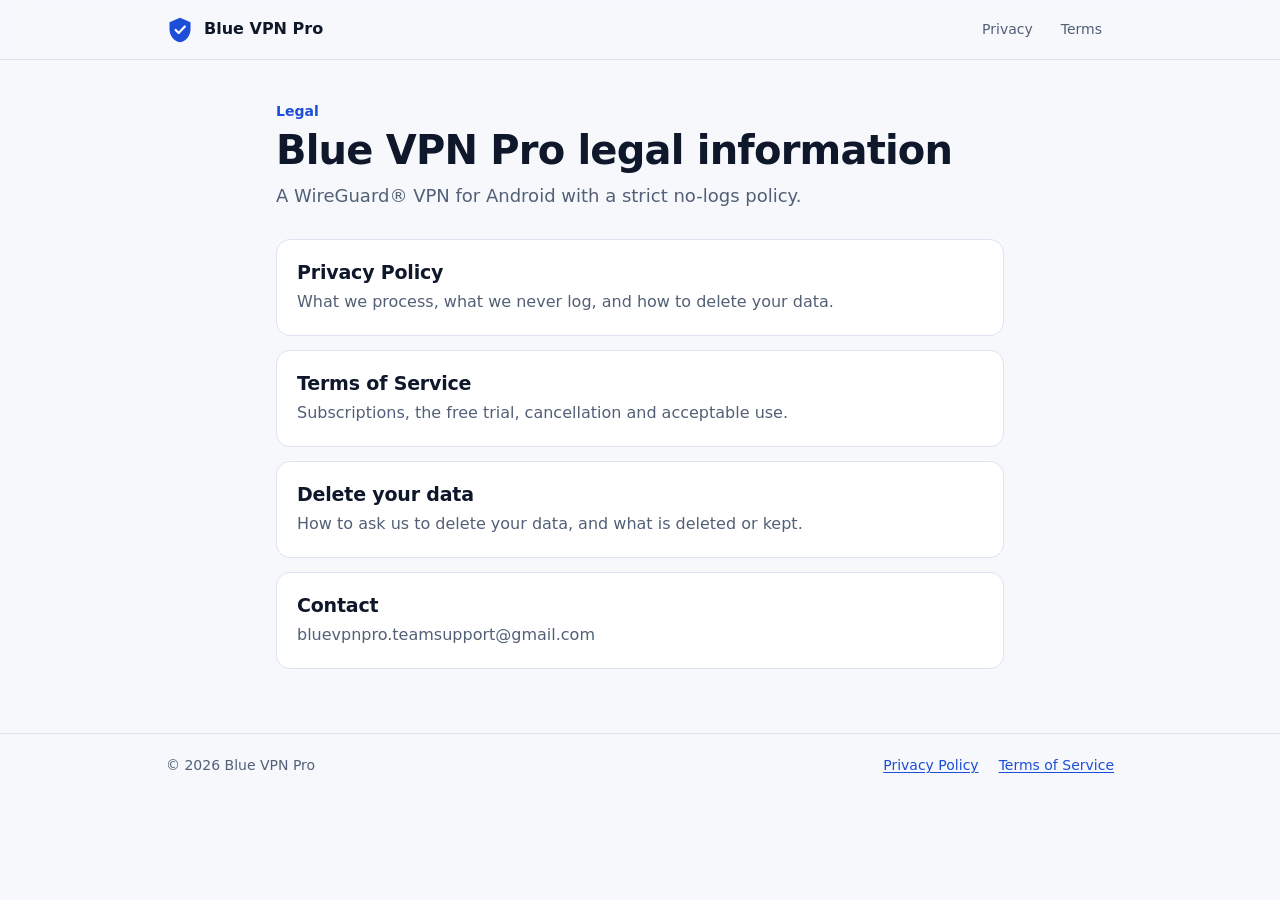
<file: index.html>
<!doctype html>
<html lang="en">
<head>
  <meta charset="utf-8">
  <meta name="viewport" content="width=device-width, initial-scale=1">
  <title>Blue VPN Pro Legal</title>
  <meta name="description" content="Privacy Policy and Terms of Service for Blue VPN Pro.">
  <link rel="stylesheet" href="styles.css">
</head>
<body>
<header class="site-header">
  <div class="inner">
    <a class="brand" href="index.html">
      <svg viewBox="0 0 32 32" aria-hidden="true"><path d="M16 2 4 7v8c0 7.4 5.1 13.6 12 15 6.9-1.4 12-7.6 12-15V7z" fill="#1d4ed8"/><path d="m11 16 3.5 3.5L21.5 12" fill="none" stroke="#fff" stroke-width="2.6" stroke-linecap="round" stroke-linejoin="round"/></svg>
      Blue VPN Pro
    </a>
    <nav class="site-nav" aria-label="Legal">
      <a href="privacy-policy.html">Privacy</a>
      <a href="terms.html">Terms</a>
    </nav>
  </div>
</header>

<main class="page single">
  <div>
    <p class="eyebrow">Legal</p>
    <h1>Blue VPN Pro legal information</h1>
    <p class="lead">A WireGuard® VPN for Android with a strict no-logs policy.</p>

    <div class="cards">
      <a class="card" href="privacy-policy.html">
        <h2>Privacy Policy</h2>
        <p>What we process, what we never log, and how to delete your data.</p>
      </a>
      <a class="card" href="terms.html">
        <h2>Terms of Service</h2>
        <p>Subscriptions, the free trial, cancellation and acceptable use.</p>
      </a>
      <a class="card" href="delete-data.html">
        <h2>Delete your data</h2>
        <p>How to ask us to delete your data, and what is deleted or kept.</p>
      </a>
      <a class="card" href="mailto:bluevpnpro.teamsupport@gmail.com">
        <h2>Contact</h2>
        <p>bluevpnpro.teamsupport@gmail.com</p>
      </a>
    </div>
  </div>
</main>

<footer class="site-footer">
  <div class="inner">
    <span>© 2026 Blue VPN Pro</span>
    <a href="privacy-policy.html">Privacy Policy</a>
    <a href="terms.html">Terms of Service</a>
  </div>
</footer>
</body>
</html>
</file>
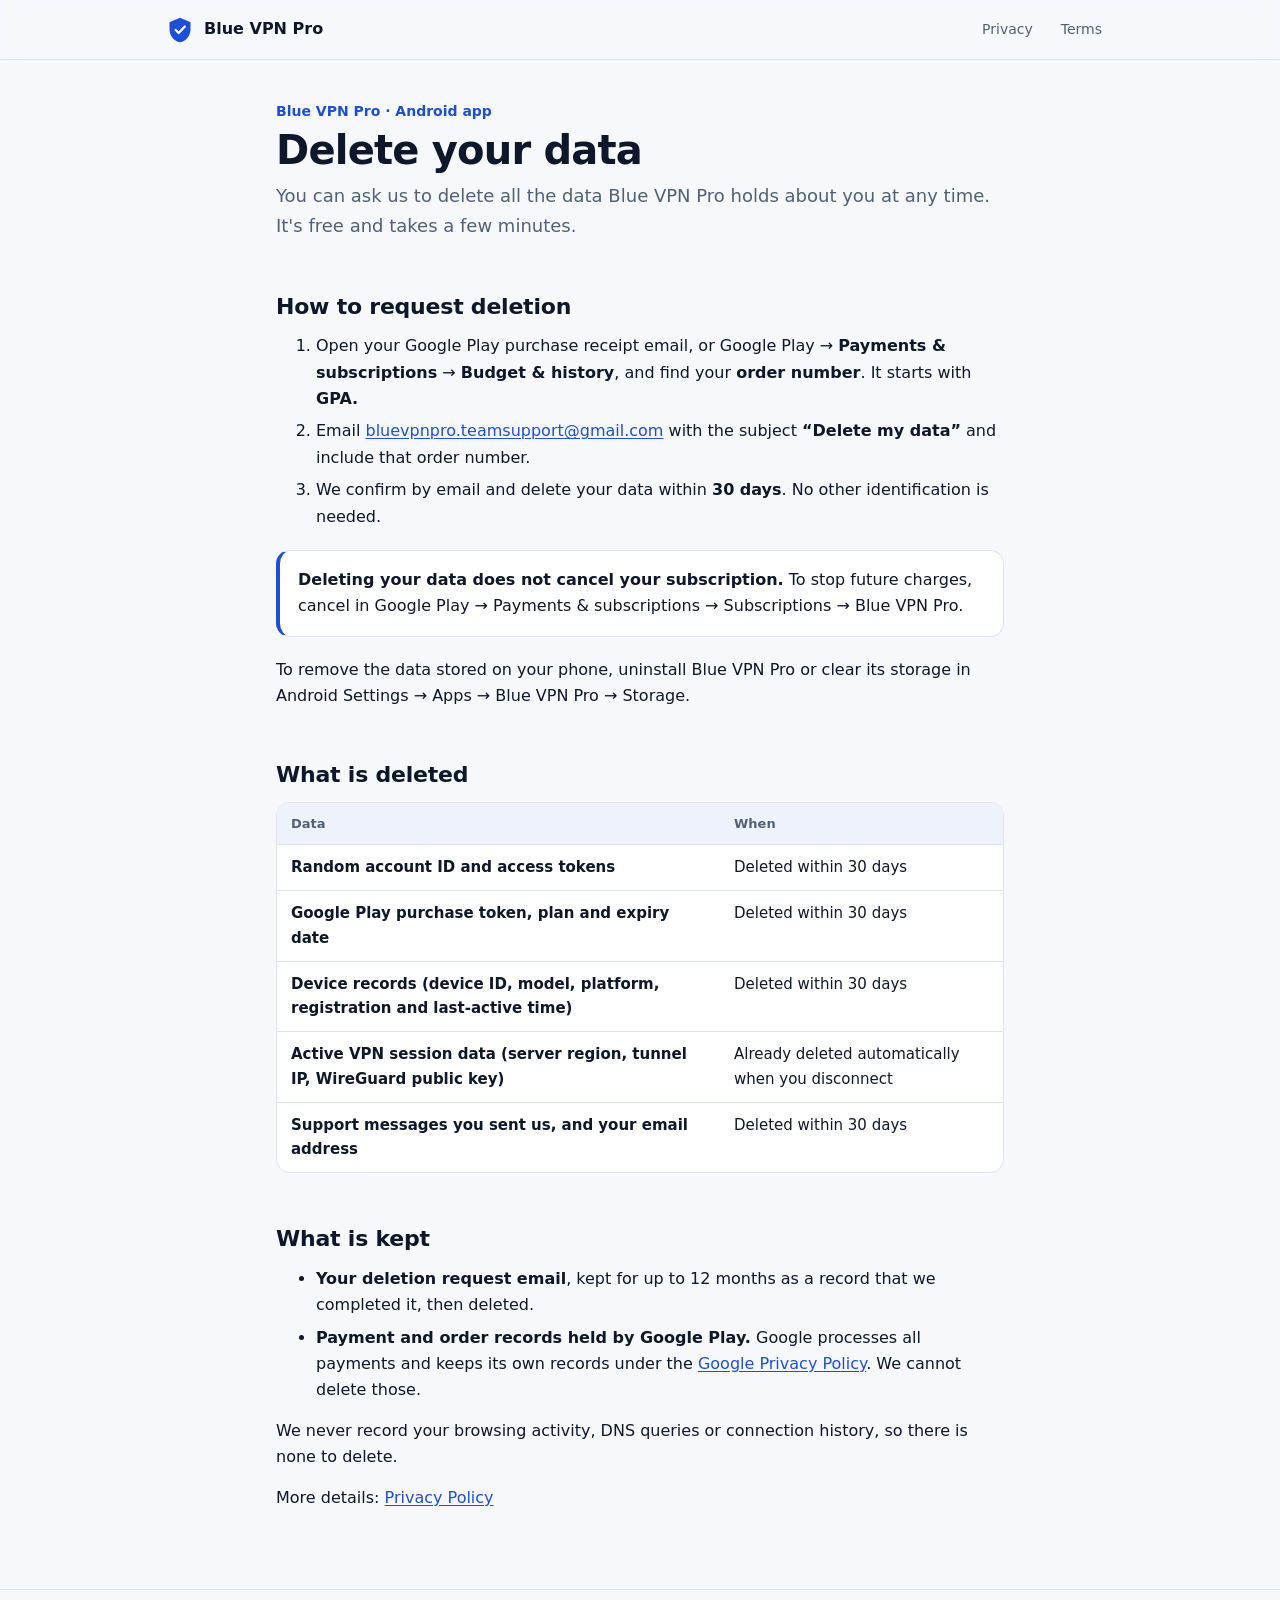
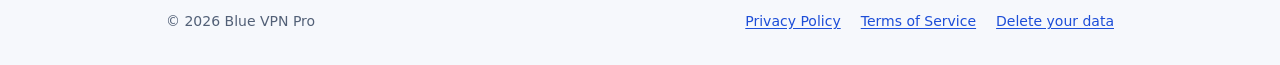
<file: delete-data.html>
<!doctype html>
<html lang="en">
<head>
  <meta charset="utf-8">
  <meta name="viewport" content="width=device-width, initial-scale=1">
  <title>Delete Your Data</title>
  <meta name="description" content="How to ask Blue VPN Pro to delete your data, and what is deleted or kept.">
  <link rel="stylesheet" href="styles.css">
</head>
<body>
<header class="site-header">
  <div class="inner">
    <a class="brand" href="index.html">
      <svg viewBox="0 0 32 32" aria-hidden="true"><path d="M16 2 4 7v8c0 7.4 5.1 13.6 12 15 6.9-1.4 12-7.6 12-15V7z" fill="#1d4ed8"/><path d="m11 16 3.5 3.5L21.5 12" fill="none" stroke="#fff" stroke-width="2.6" stroke-linecap="round" stroke-linejoin="round"/></svg>
      Blue VPN Pro
    </a>
    <nav class="site-nav" aria-label="Legal">
      <a href="privacy-policy.html">Privacy</a>
      <a href="terms.html">Terms</a>
    </nav>
  </div>
</header>

<main class="page single">
  <div>
    <p class="eyebrow">Blue VPN Pro · Android app</p>
    <h1>Delete your data</h1>
    <p class="lead">You can ask us to delete all the data Blue VPN Pro holds about you at any time. It's free and takes a few minutes.</p>

    <h2>How to request deletion</h2>
    <ol>
      <li>Open your Google Play purchase receipt email, or Google Play → <strong>Payments &amp; subscriptions</strong> → <strong>Budget &amp; history</strong>, and find your <strong>order number</strong>. It starts with <strong>GPA.</strong></li>
      <li>Email <a href="mailto:bluevpnpro.teamsupport@gmail.com?subject=Delete%20my%20Blue%20VPN%20Pro%20data">bluevpnpro.teamsupport@gmail.com</a> with the subject <strong>“Delete my data”</strong> and include that order number.</li>
      <li>We confirm by email and delete your data within <strong>30 days</strong>. No other identification is needed.</li>
    </ol>

    <div class="callout">
      <p><strong>Deleting your data does not cancel your subscription.</strong> To stop future charges, cancel in Google Play → Payments &amp; subscriptions → Subscriptions → Blue VPN Pro.</p>
    </div>

    <p>To remove the data stored on your phone, uninstall Blue VPN Pro or clear its storage in Android Settings → Apps → Blue VPN Pro → Storage.</p>

    <h2>What is deleted</h2>
    <div class="table-wrap"><table>
      <thead><tr><th>Data</th><th>When</th></tr></thead>
      <tbody>
        <tr><td>Random account ID and access tokens</td><td>Deleted within 30 days</td></tr>
        <tr><td>Google Play purchase token, plan and expiry date</td><td>Deleted within 30 days</td></tr>
        <tr><td>Device records (device ID, model, platform, registration and last-active time)</td><td>Deleted within 30 days</td></tr>
        <tr><td>Active VPN session data (server region, tunnel IP, WireGuard public key)</td><td>Already deleted automatically when you disconnect</td></tr>
        <tr><td>Support messages you sent us, and your email address</td><td>Deleted within 30 days</td></tr>
      </tbody>
    </table></div>

    <h2>What is kept</h2>
    <ul>
      <li><strong>Your deletion request email</strong>, kept for up to 12 months as a record that we completed it, then deleted.</li>
      <li><strong>Payment and order records held by Google Play.</strong> Google processes all payments and keeps its own records under the <a href="https://policies.google.com/privacy">Google Privacy Policy</a>. We cannot delete those.</li>
    </ul>
    <p>We never record your browsing activity, DNS queries or connection history, so there is none to delete.</p>

    <p>More details: <a href="privacy-policy.html">Privacy Policy</a></p>
  </div>
</main>

<footer class="site-footer">
  <div class="inner">
    <span>© 2026 Blue VPN Pro</span>
    <a href="privacy-policy.html">Privacy Policy</a>
    <a href="terms.html">Terms of Service</a>
    <a href="delete-data.html">Delete your data</a>
  </div>
</footer>
</body>
</html>
</file>
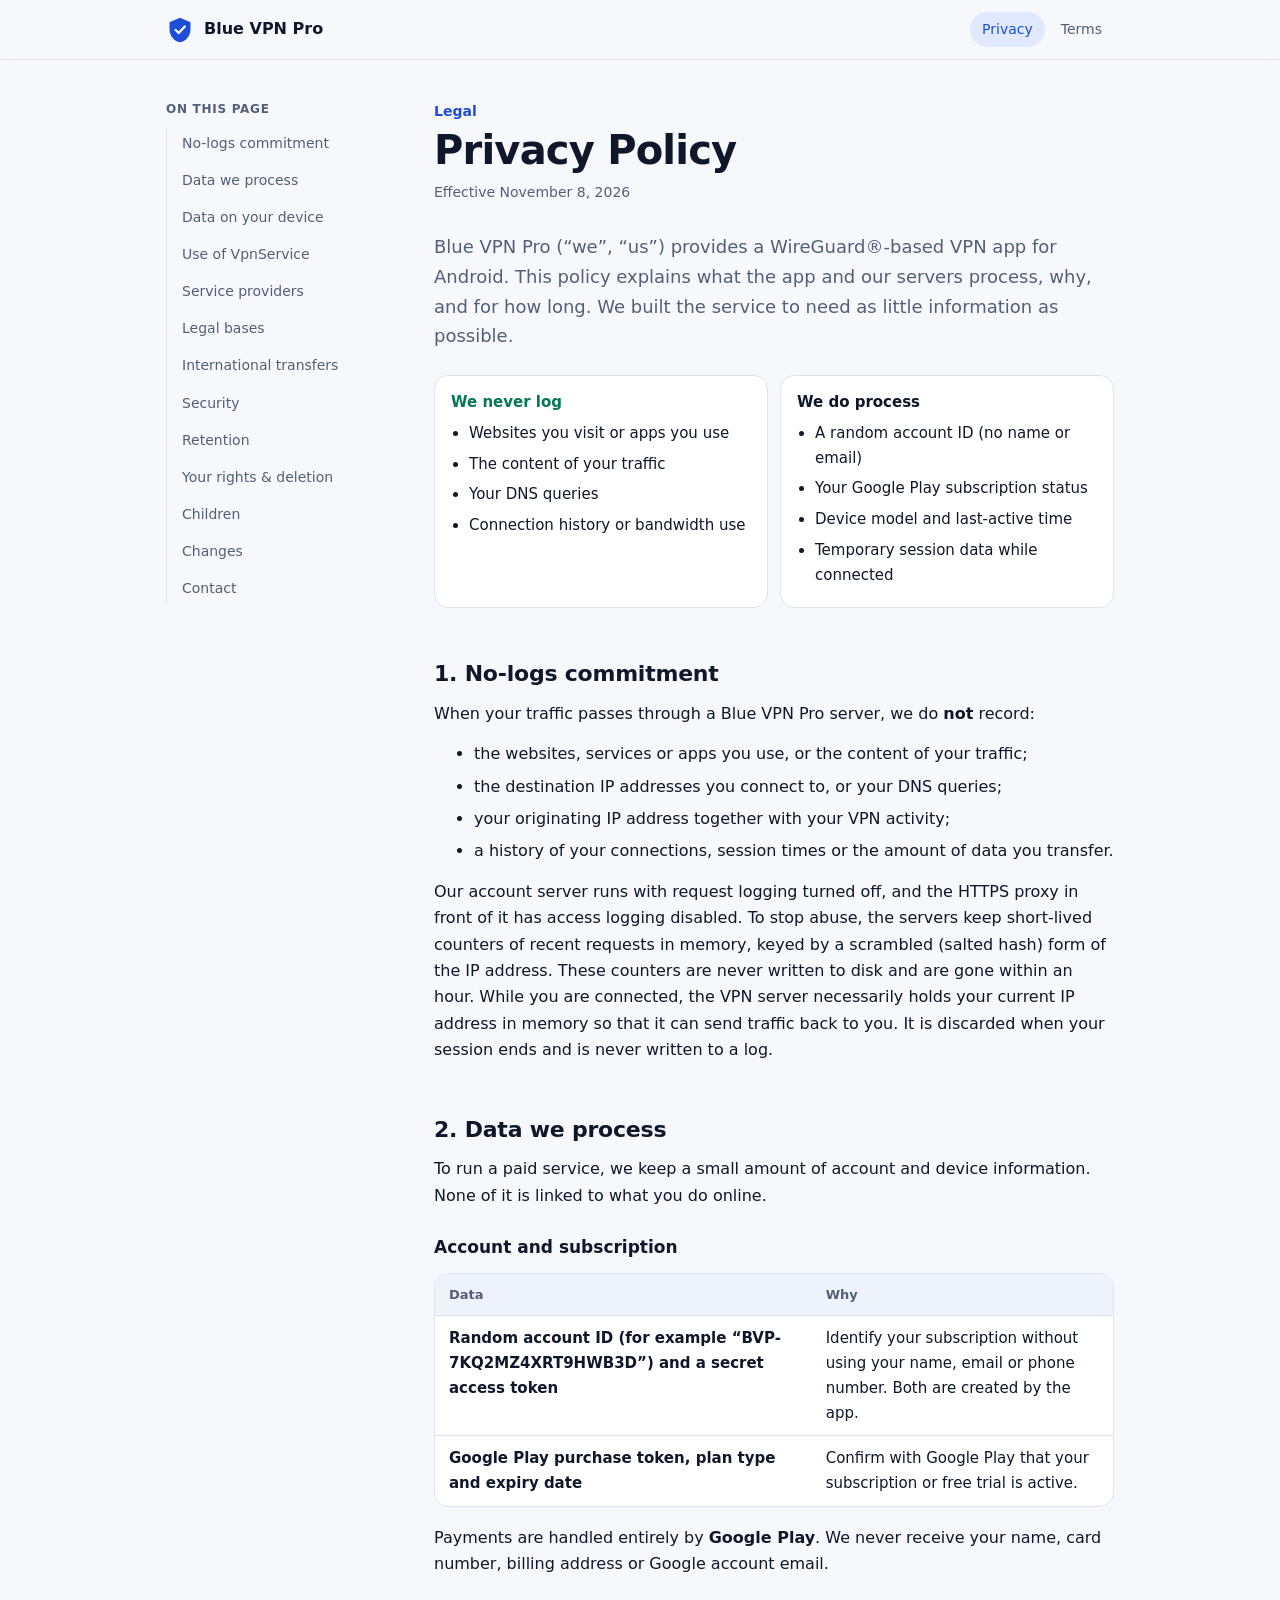
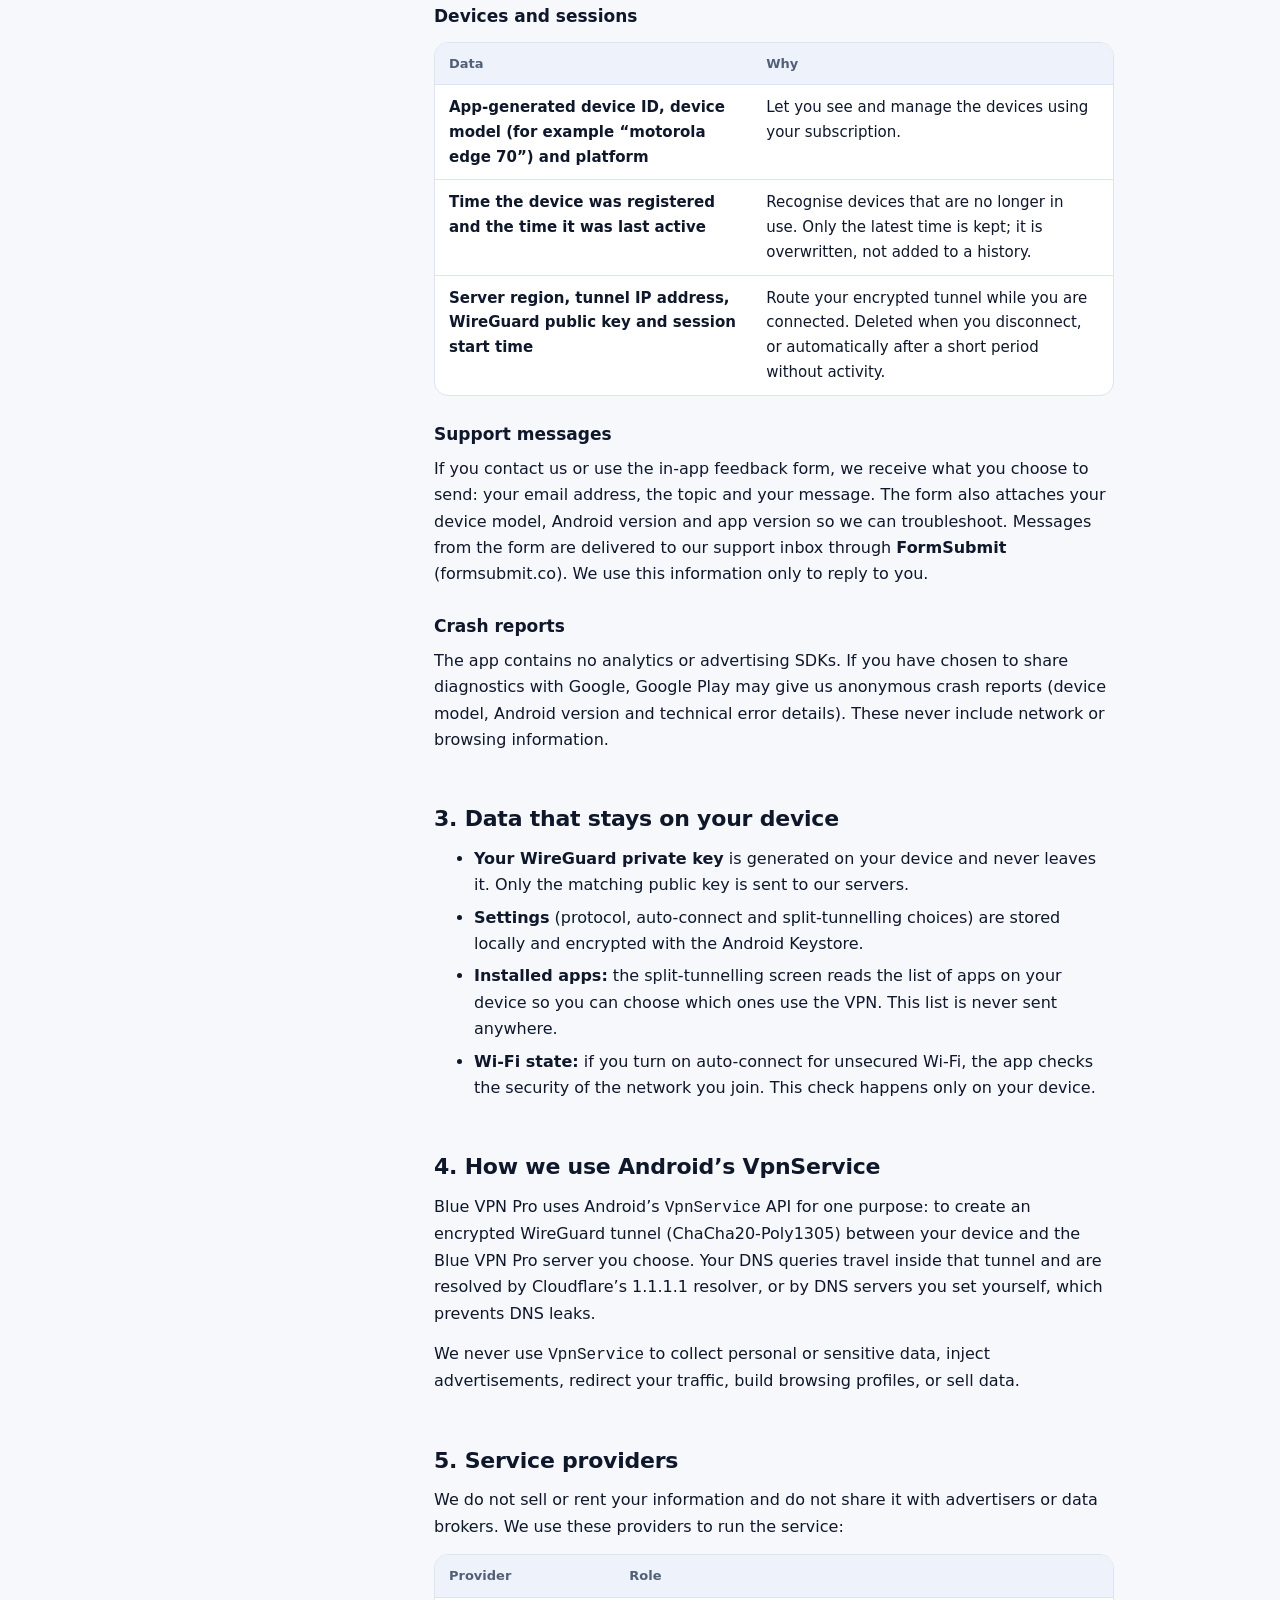
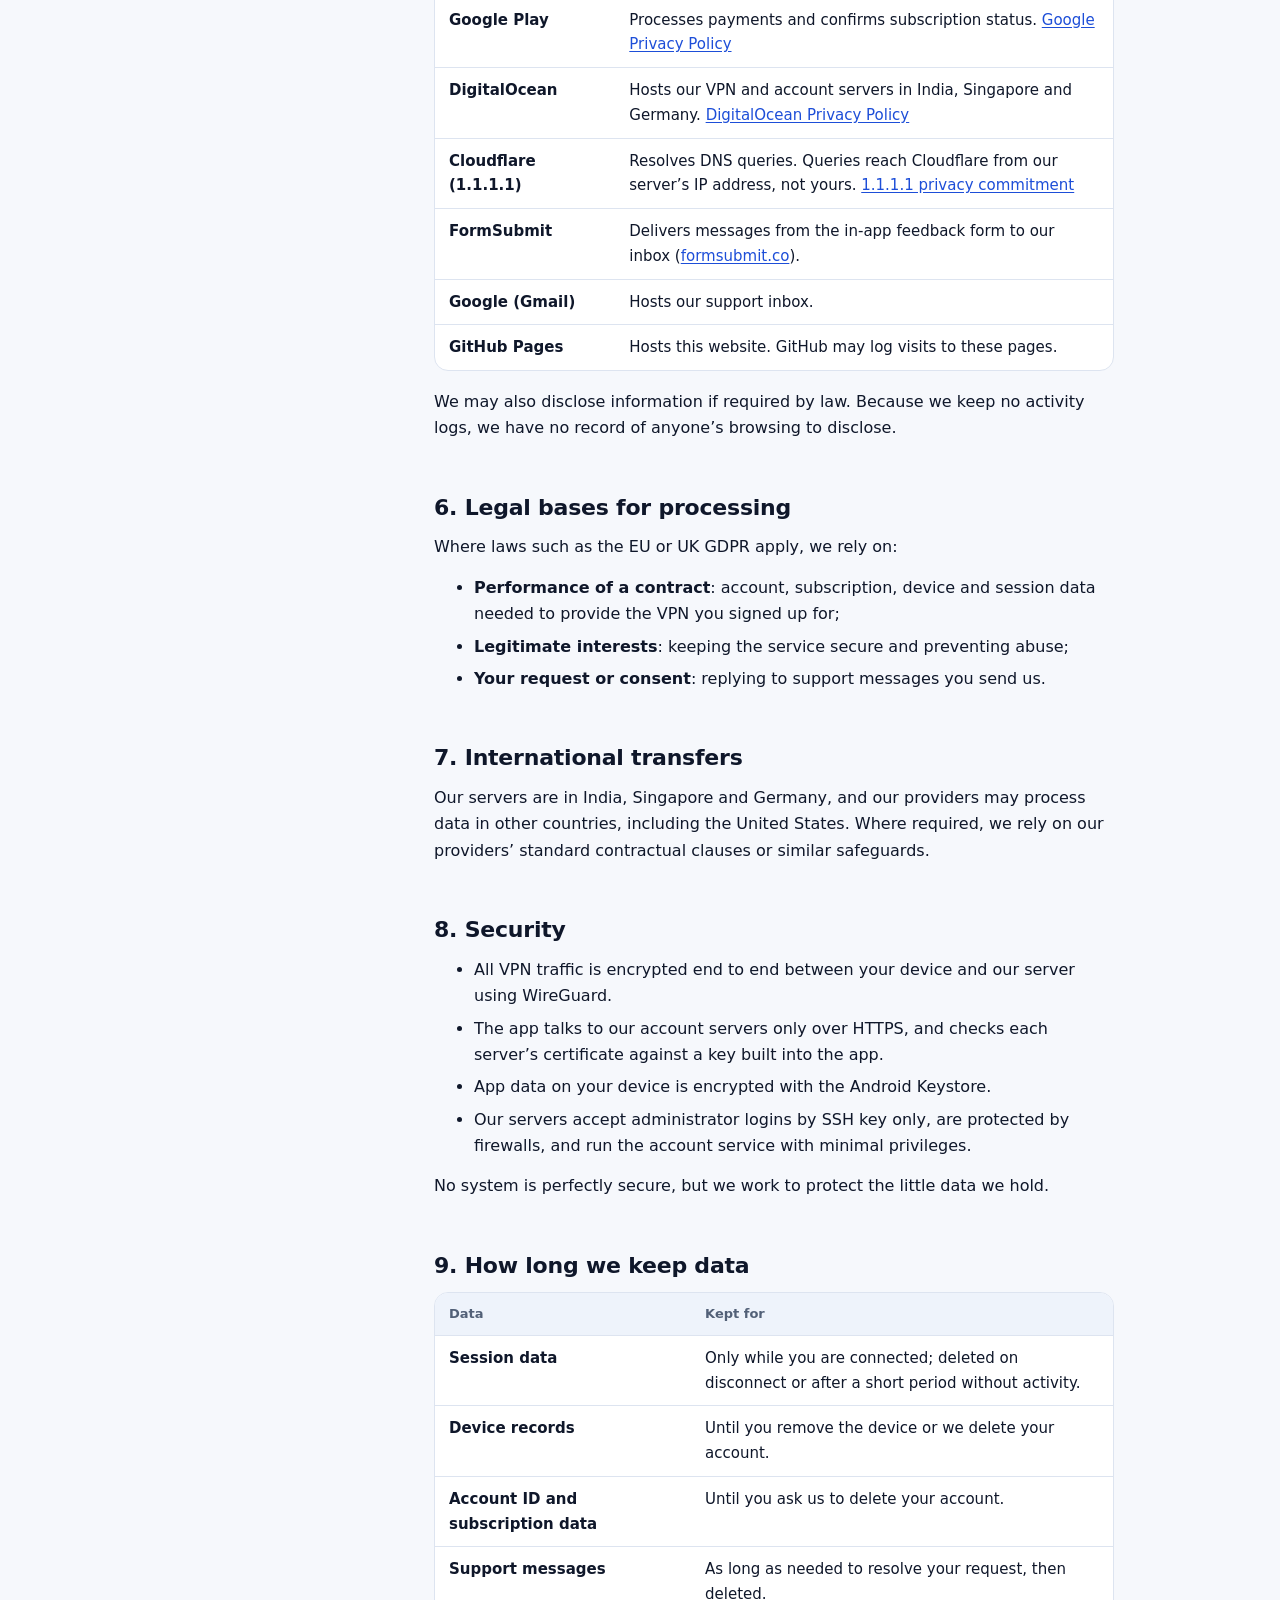
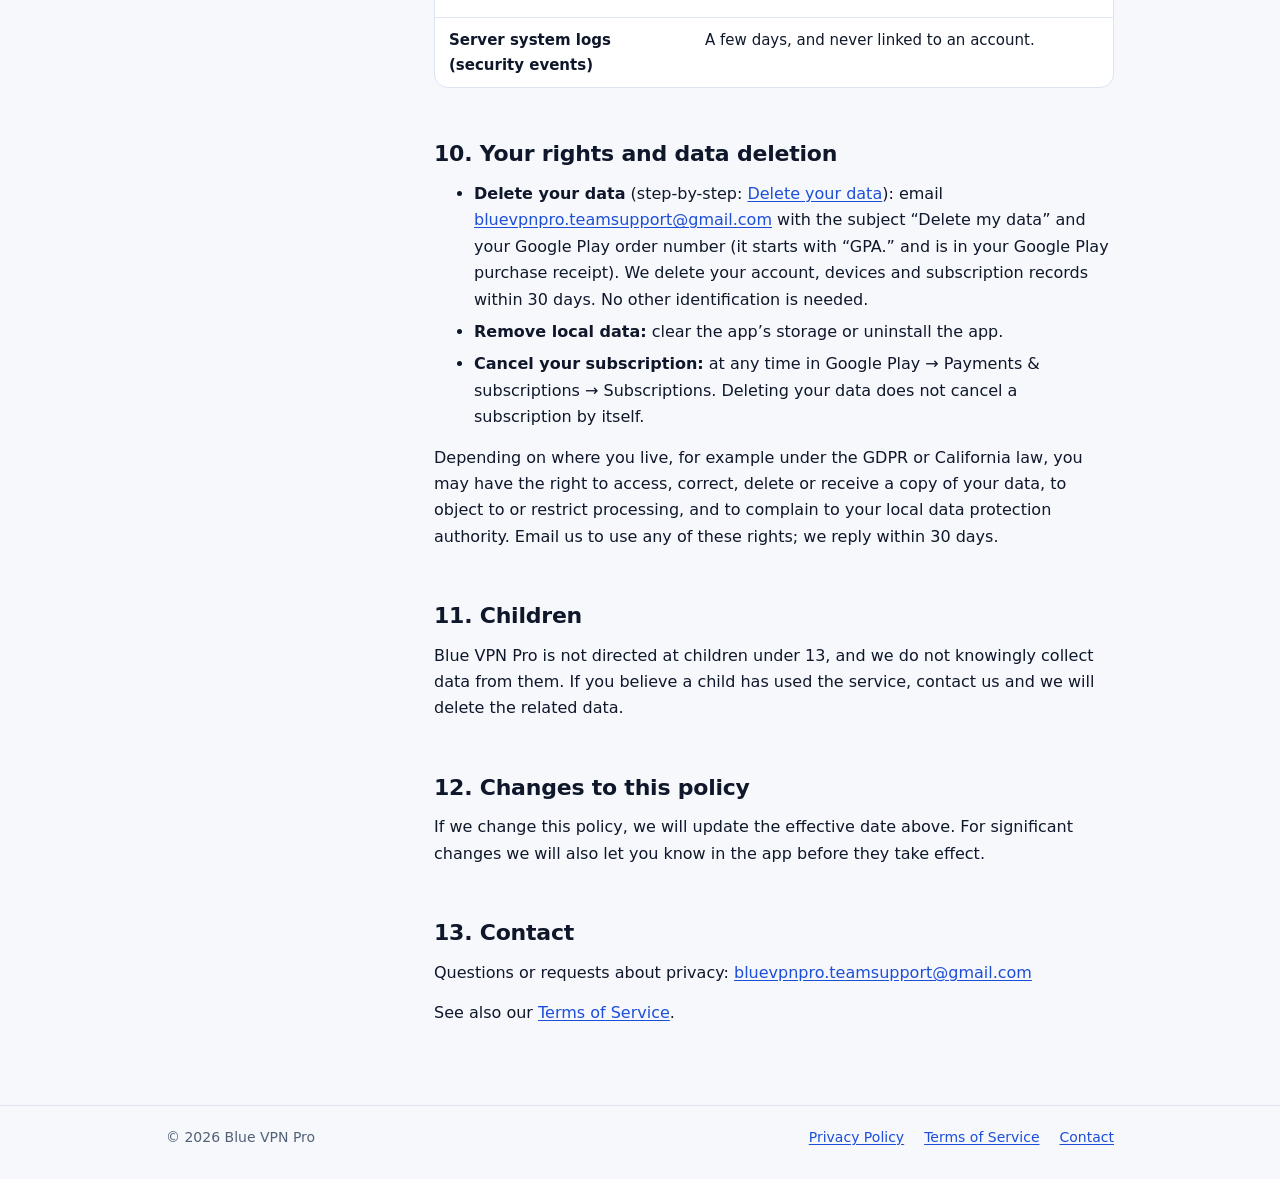
<file: privacy-policy.html>
<!doctype html>
<html lang="en">
<head>
  <meta charset="utf-8">
  <meta name="viewport" content="width=device-width, initial-scale=1">
  <title>Blue VPN Pro Privacy Policy</title>
  <meta name="description" content="What Blue VPN Pro collects, what it never logs, and how long data is kept.">
  <link rel="stylesheet" href="styles.css">
</head>
<body>
<header class="site-header">
  <div class="inner">
    <a class="brand" href="index.html">
      <svg viewBox="0 0 32 32" aria-hidden="true"><path d="M16 2 4 7v8c0 7.4 5.1 13.6 12 15 6.9-1.4 12-7.6 12-15V7z" fill="#1d4ed8"/><path d="m11 16 3.5 3.5L21.5 12" fill="none" stroke="#fff" stroke-width="2.6" stroke-linecap="round" stroke-linejoin="round"/></svg>
      Blue VPN Pro
    </a>
    <nav class="site-nav" aria-label="Legal">
      <a href="privacy-policy.html" aria-current="page">Privacy</a>
      <a href="terms.html">Terms</a>
    </nav>
  </div>
</header>

<div class="page">
  <nav class="toc" aria-label="On this page">
    <p>On this page</p>
    <ol>
      <li><a href="#no-logs">No-logs commitment</a></li>
      <li><a href="#collect">Data we process</a></li>
      <li><a href="#device">Data on your device</a></li>
      <li><a href="#vpnservice">Use of VpnService</a></li>
      <li><a href="#sharing">Service providers</a></li>
      <li><a href="#legal-bases">Legal bases</a></li>
      <li><a href="#transfers">International transfers</a></li>
      <li><a href="#security">Security</a></li>
      <li><a href="#retention">Retention</a></li>
      <li><a href="#rights">Your rights &amp; deletion</a></li>
      <li><a href="#children">Children</a></li>
      <li><a href="#changes">Changes</a></li>
      <li><a href="#contact">Contact</a></li>
    </ol>
  </nav>

  <main>
    <p class="eyebrow">Legal</p>
    <h1>Privacy Policy</h1>
    <p class="meta">Effective November 8, 2026</p>

    <p class="lead">Blue VPN Pro (“we”, “us”) provides a WireGuard®-based VPN app for Android. This policy explains what the app and our servers process, why, and for how long. We built the service to need as little information as possible.</p>

    <div class="glance">
      <div class="never">
        <h3>We never log</h3>
        <ul>
          <li>Websites you visit or apps you use</li>
          <li>The content of your traffic</li>
          <li>Your DNS queries</li>
          <li>Connection history or bandwidth use</li>
        </ul>
      </div>
      <div>
        <h3>We do process</h3>
        <ul>
          <li>A random account ID (no name or email)</li>
          <li>Your Google Play subscription status</li>
          <li>Device model and last-active time</li>
          <li>Temporary session data while connected</li>
        </ul>
      </div>
    </div>

    <h2 id="no-logs">1. No-logs commitment</h2>
    <p>When your traffic passes through a Blue VPN Pro server, we do <strong>not</strong> record:</p>
    <ul>
      <li>the websites, services or apps you use, or the content of your traffic;</li>
      <li>the destination IP addresses you connect to, or your DNS queries;</li>
      <li>your originating IP address together with your VPN activity;</li>
      <li>a history of your connections, session times or the amount of data you transfer.</li>
    </ul>
    <p>Our account server runs with request logging turned off, and the HTTPS proxy in front of it has access logging disabled. To stop abuse, the servers keep short-lived counters of recent requests in memory, keyed by a scrambled (salted hash) form of the IP address. These counters are never written to disk and are gone within an hour. While you are connected, the VPN server necessarily holds your current IP address in memory so that it can send traffic back to you. It is discarded when your session ends and is never written to a log.</p>

    <h2 id="collect">2. Data we process</h2>
    <p>To run a paid service, we keep a small amount of account and device information. None of it is linked to what you do online.</p>

    <h3>Account and subscription</h3>
    <div class="table-wrap"><table>
      <thead><tr><th>Data</th><th>Why</th></tr></thead>
      <tbody>
        <tr><td>Random account ID (for example “BVP-7KQ2MZ4XRT9HWB3D”) and a secret access token</td><td>Identify your subscription without using your name, email or phone number. Both are created by the app.</td></tr>
        <tr><td>Google Play purchase token, plan type and expiry date</td><td>Confirm with Google Play that your subscription or free trial is active.</td></tr>
      </tbody>
    </table></div>
    <p>Payments are handled entirely by <strong>Google Play</strong>. We never receive your name, card number, billing address or Google account email.</p>

    <h3>Devices and sessions</h3>
    <div class="table-wrap"><table>
      <thead><tr><th>Data</th><th>Why</th></tr></thead>
      <tbody>
        <tr><td>App-generated device ID, device model (for example “motorola edge 70”) and platform</td><td>Let you see and manage the devices using your subscription.</td></tr>
        <tr><td>Time the device was registered and the time it was last active</td><td>Recognise devices that are no longer in use. Only the latest time is kept; it is overwritten, not added to a history.</td></tr>
        <tr><td>Server region, tunnel IP address, WireGuard public key and session start time</td><td>Route your encrypted tunnel while you are connected. Deleted when you disconnect, or automatically after a short period without activity.</td></tr>
      </tbody>
    </table></div>

    <h3>Support messages</h3>
    <p>If you contact us or use the in-app feedback form, we receive what you choose to send: your email address, the topic and your message. The form also attaches your device model, Android version and app version so we can troubleshoot. Messages from the form are delivered to our support inbox through <strong>FormSubmit</strong> (formsubmit.co). We use this information only to reply to you.</p>

    <h3>Crash reports</h3>
    <p>The app contains no analytics or advertising SDKs. If you have chosen to share diagnostics with Google, Google Play may give us anonymous crash reports (device model, Android version and technical error details). These never include network or browsing information.</p>

    <h2 id="device">3. Data that stays on your device</h2>
    <ul>
      <li><strong>Your WireGuard private key</strong> is generated on your device and never leaves it. Only the matching public key is sent to our servers.</li>
      <li><strong>Settings</strong> (protocol, auto-connect and split-tunnelling choices) are stored locally and encrypted with the Android Keystore.</li>
      <li><strong>Installed apps:</strong> the split-tunnelling screen reads the list of apps on your device so you can choose which ones use the VPN. This list is never sent anywhere.</li>
      <li><strong>Wi-Fi state:</strong> if you turn on auto-connect for unsecured Wi-Fi, the app checks the security of the network you join. This check happens only on your device.</li>
    </ul>

    <h2 id="vpnservice">4. How we use Android’s VpnService</h2>
    <p>Blue VPN Pro uses Android’s <code>VpnService</code> API for one purpose: to create an encrypted WireGuard tunnel (ChaCha20-Poly1305) between your device and the Blue VPN Pro server you choose. Your DNS queries travel inside that tunnel and are resolved by Cloudflare’s 1.1.1.1 resolver, or by DNS servers you set yourself, which prevents DNS leaks.</p>
    <p>We never use <code>VpnService</code> to collect personal or sensitive data, inject advertisements, redirect your traffic, build browsing profiles, or sell data.</p>

    <h2 id="sharing">5. Service providers</h2>
    <p>We do not sell or rent your information and do not share it with advertisers or data brokers. We use these providers to run the service:</p>
    <div class="table-wrap"><table>
      <thead><tr><th>Provider</th><th>Role</th></tr></thead>
      <tbody>
        <tr><td>Google Play</td><td>Processes payments and confirms subscription status. <a href="https://policies.google.com/privacy">Google Privacy Policy</a></td></tr>
        <tr><td>DigitalOcean</td><td>Hosts our VPN and account servers in India, Singapore and Germany. <a href="https://www.digitalocean.com/legal/privacy-policy">DigitalOcean Privacy Policy</a></td></tr>
        <tr><td>Cloudflare (1.1.1.1)</td><td>Resolves DNS queries. Queries reach Cloudflare from our server’s IP address, not yours. <a href="https://developers.cloudflare.com/1.1.1.1/privacy/public-dns-resolver/">1.1.1.1 privacy commitment</a></td></tr>
        <tr><td>FormSubmit</td><td>Delivers messages from the in-app feedback form to our inbox (<a href="https://formsubmit.co">formsubmit.co</a>).</td></tr>
        <tr><td>Google (Gmail)</td><td>Hosts our support inbox.</td></tr>
        <tr><td>GitHub Pages</td><td>Hosts this website. GitHub may log visits to these pages.</td></tr>
      </tbody>
    </table></div>
    <p>We may also disclose information if required by law. Because we keep no activity logs, we have no record of anyone’s browsing to disclose.</p>

    <h2 id="legal-bases">6. Legal bases for processing</h2>
    <p>Where laws such as the EU or UK GDPR apply, we rely on:</p>
    <ul>
      <li><strong>Performance of a contract</strong>: account, subscription, device and session data needed to provide the VPN you signed up for;</li>
      <li><strong>Legitimate interests</strong>: keeping the service secure and preventing abuse;</li>
      <li><strong>Your request or consent</strong>: replying to support messages you send us.</li>
    </ul>

    <h2 id="transfers">7. International transfers</h2>
    <p>Our servers are in India, Singapore and Germany, and our providers may process data in other countries, including the United States. Where required, we rely on our providers’ standard contractual clauses or similar safeguards.</p>

    <h2 id="security">8. Security</h2>
    <ul>
      <li>All VPN traffic is encrypted end to end between your device and our server using WireGuard.</li>
      <li>The app talks to our account servers only over HTTPS, and checks each server’s certificate against a key built into the app.</li>
      <li>App data on your device is encrypted with the Android Keystore.</li>
      <li>Our servers accept administrator logins by SSH key only, are protected by firewalls, and run the account service with minimal privileges.</li>
    </ul>
    <p>No system is perfectly secure, but we work to protect the little data we hold.</p>

    <h2 id="retention">9. How long we keep data</h2>
    <div class="table-wrap"><table>
      <thead><tr><th>Data</th><th>Kept for</th></tr></thead>
      <tbody>
        <tr><td>Session data</td><td>Only while you are connected; deleted on disconnect or after a short period without activity.</td></tr>
        <tr><td>Device records</td><td>Until you remove the device or we delete your account.</td></tr>
        <tr><td>Account ID and subscription data</td><td>Until you ask us to delete your account.</td></tr>
        <tr><td>Support messages</td><td>As long as needed to resolve your request, then deleted.</td></tr>
        <tr><td>Server system logs (security events)</td><td>A few days, and never linked to an account.</td></tr>
      </tbody>
    </table></div>

    <h2 id="rights">10. Your rights and data deletion</h2>
    <ul>
      <li><strong>Delete your data</strong> (step-by-step: <a href="delete-data.html">Delete your data</a>): email <a href="mailto:bluevpnpro.teamsupport@gmail.com?subject=Delete%20my%20Blue%20VPN%20Pro%20data">bluevpnpro.teamsupport@gmail.com</a> with the subject “Delete my data” and your Google Play order number (it starts with “GPA.” and is in your Google Play purchase receipt). We delete your account, devices and subscription records within 30 days. No other identification is needed.</li>
      <li><strong>Remove local data:</strong> clear the app’s storage or uninstall the app.</li>
      <li><strong>Cancel your subscription:</strong> at any time in Google Play → Payments &amp; subscriptions → Subscriptions. Deleting your data does not cancel a subscription by itself.</li>
    </ul>
    <p>Depending on where you live, for example under the GDPR or California law, you may have the right to access, correct, delete or receive a copy of your data, to object to or restrict processing, and to complain to your local data protection authority. Email us to use any of these rights; we reply within 30 days.</p>

    <h2 id="children">11. Children</h2>
    <p>Blue VPN Pro is not directed at children under 13, and we do not knowingly collect data from them. If you believe a child has used the service, contact us and we will delete the related data.</p>

    <h2 id="changes">12. Changes to this policy</h2>
    <p>If we change this policy, we will update the effective date above. For significant changes we will also let you know in the app before they take effect.</p>

    <h2 id="contact">13. Contact</h2>
    <p>Questions or requests about privacy: <a href="mailto:bluevpnpro.teamsupport@gmail.com">bluevpnpro.teamsupport@gmail.com</a></p>
    <p>See also our <a href="terms.html">Terms of Service</a>.</p>
  </main>
</div>

<footer class="site-footer">
  <div class="inner">
    <span>© 2026 Blue VPN Pro</span>
    <a href="privacy-policy.html">Privacy Policy</a>
    <a href="terms.html">Terms of Service</a>
    <a href="mailto:bluevpnpro.teamsupport@gmail.com">Contact</a>
  </div>
</footer>
</body>
</html>
</file>
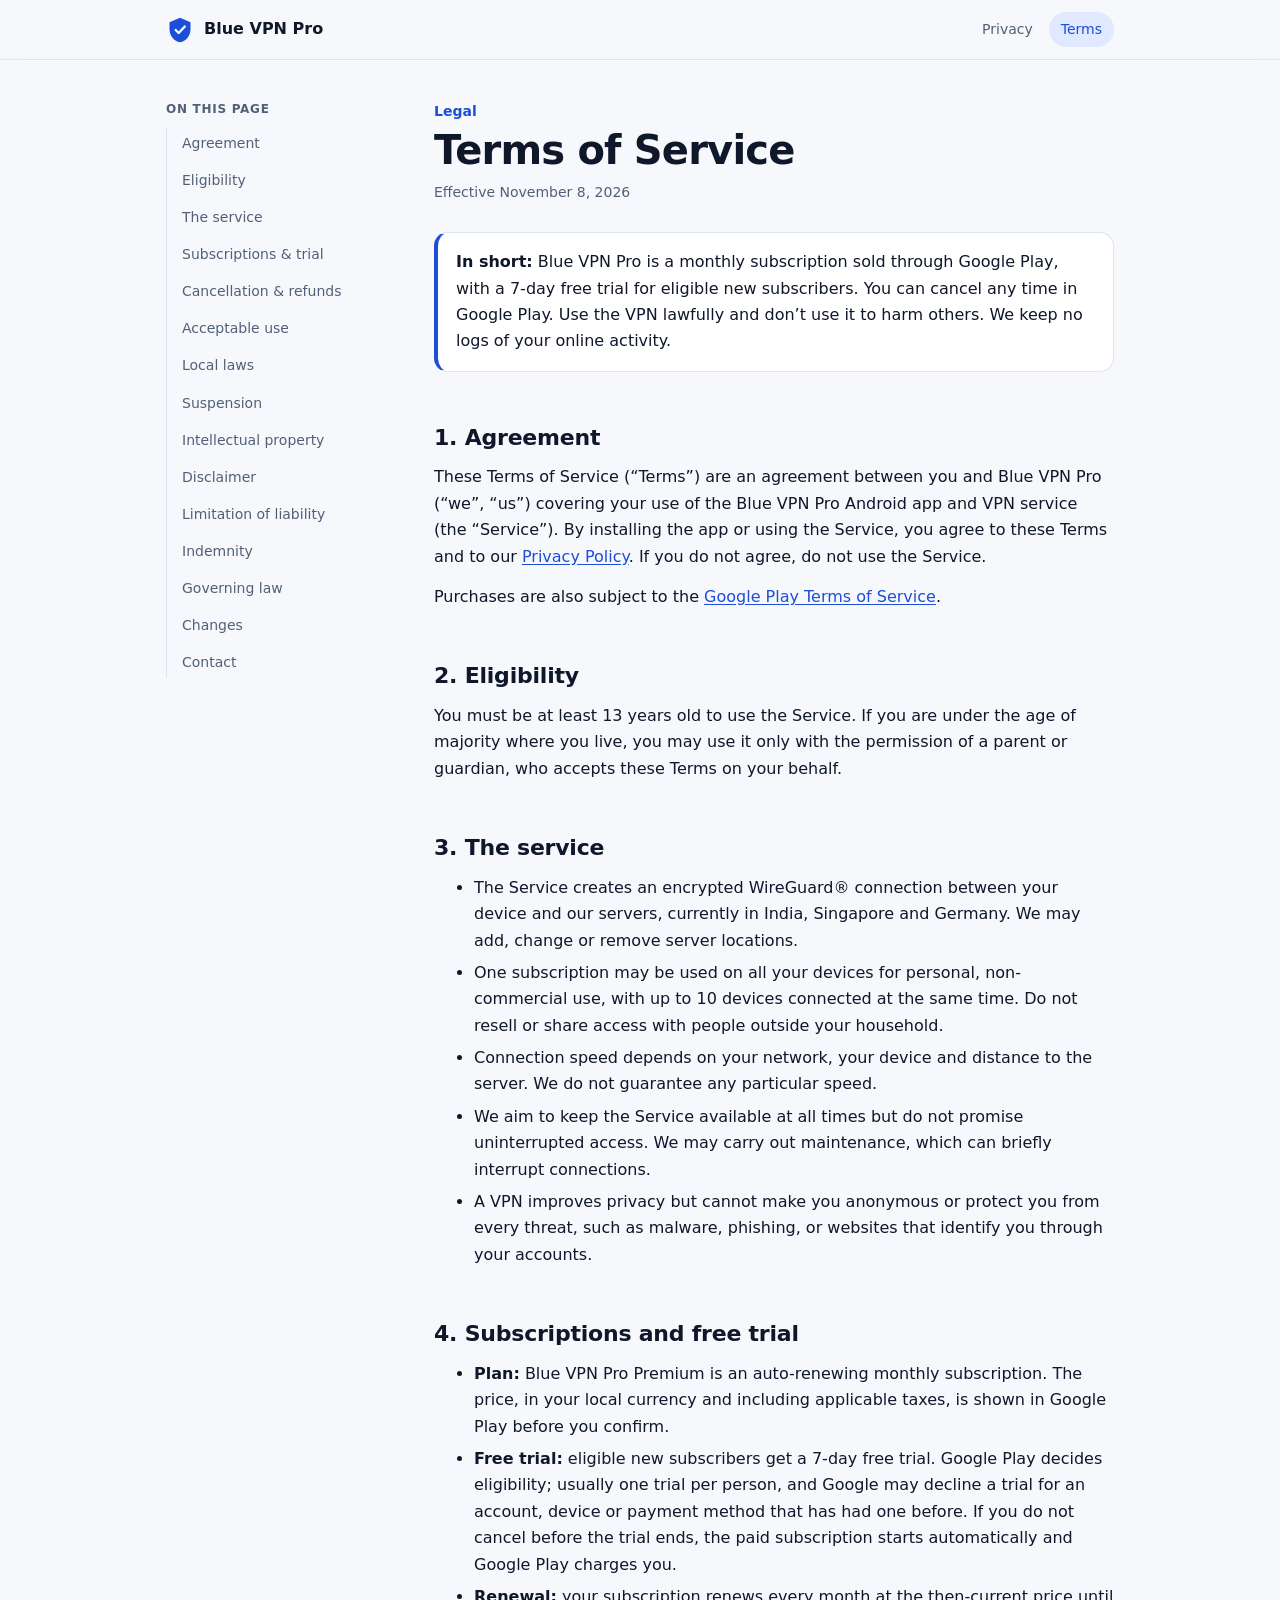
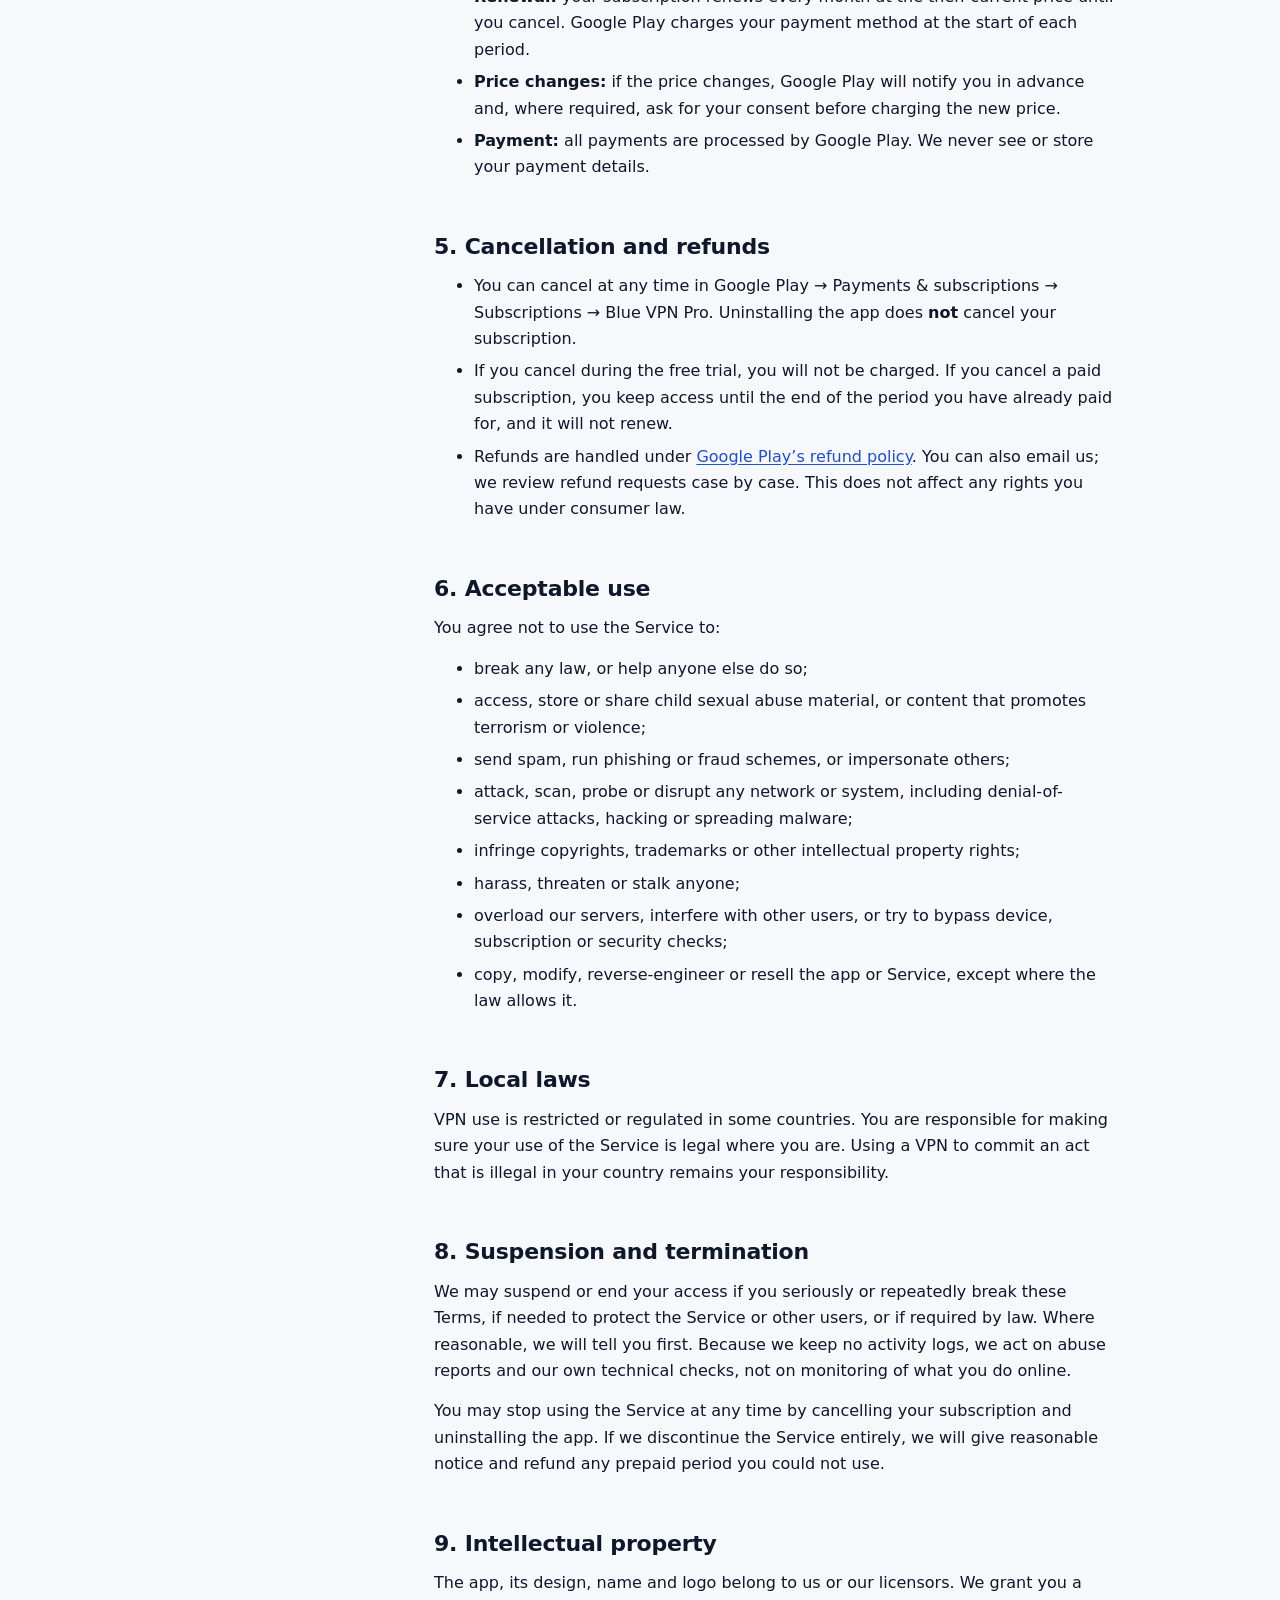
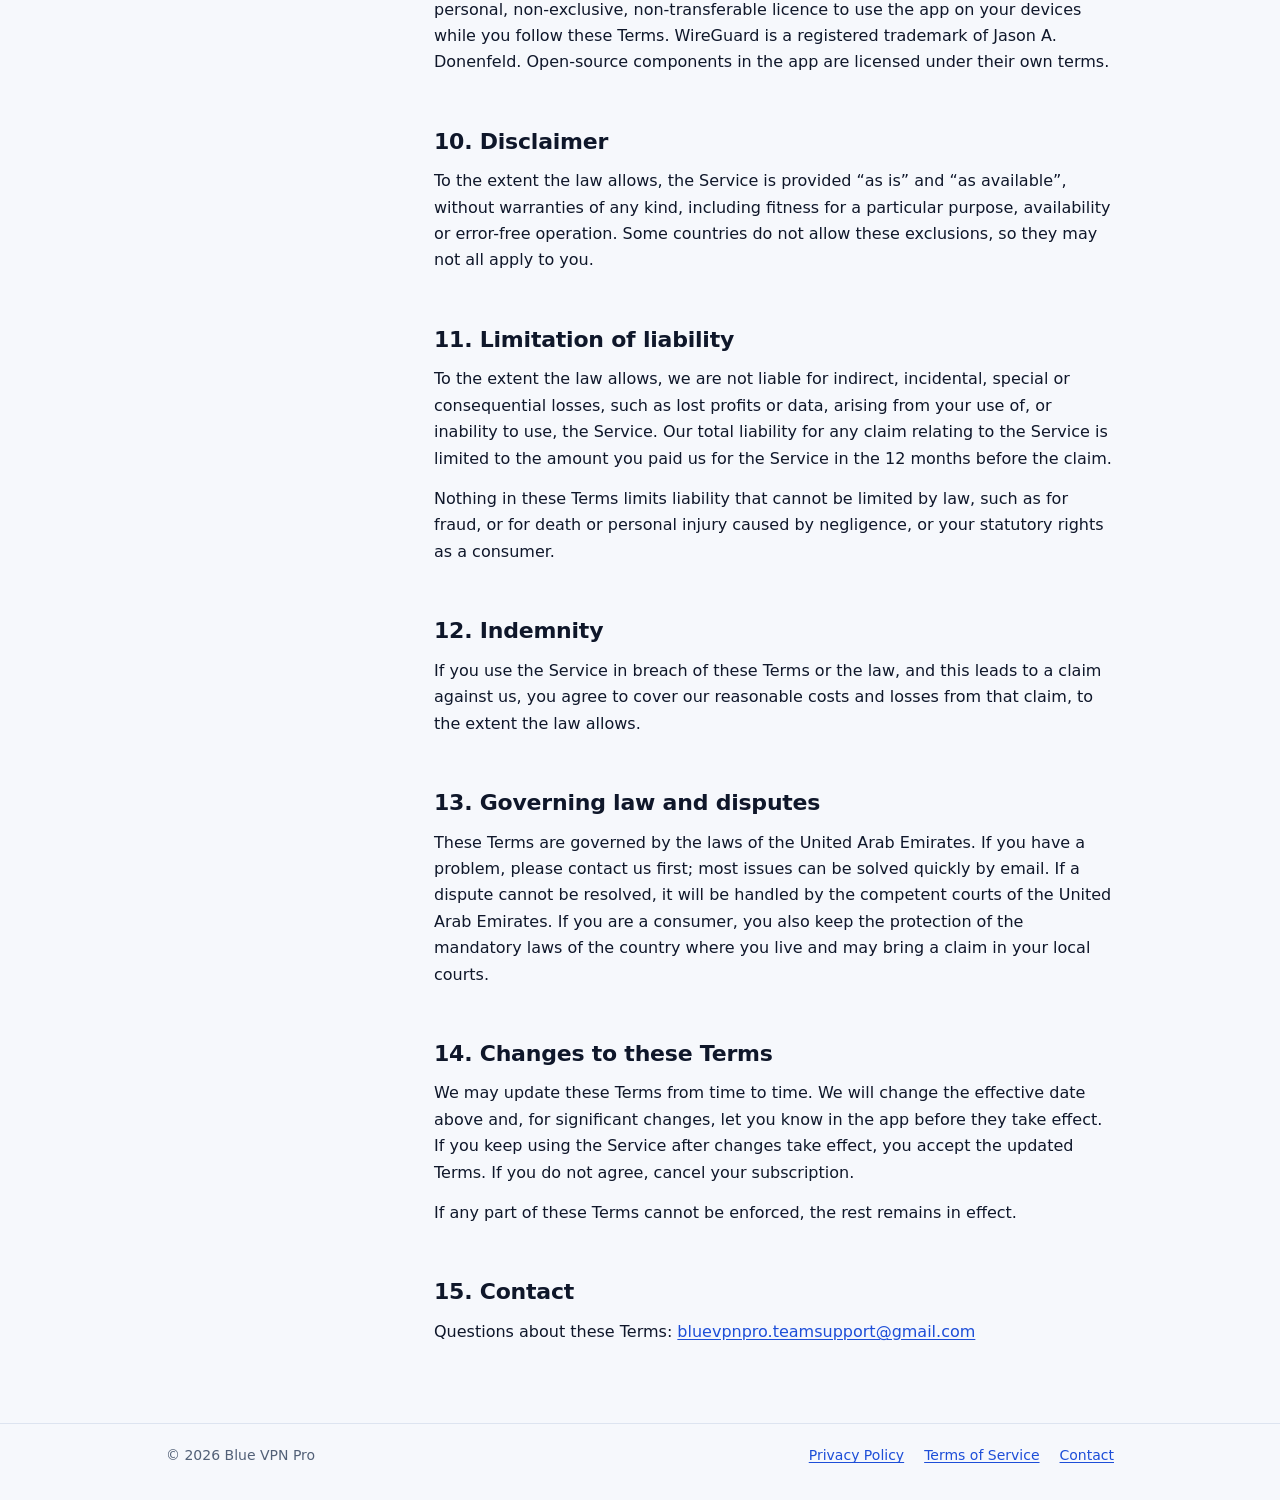
<file: terms.html>
<!doctype html>
<html lang="en">
<head>
  <meta charset="utf-8">
  <meta name="viewport" content="width=device-width, initial-scale=1">
  <title>Blue VPN Pro Terms</title>
  <meta name="description" content="The terms for using the Blue VPN Pro app and VPN service.">
  <link rel="stylesheet" href="styles.css">
</head>
<body>
<header class="site-header">
  <div class="inner">
    <a class="brand" href="index.html">
      <svg viewBox="0 0 32 32" aria-hidden="true"><path d="M16 2 4 7v8c0 7.4 5.1 13.6 12 15 6.9-1.4 12-7.6 12-15V7z" fill="#1d4ed8"/><path d="m11 16 3.5 3.5L21.5 12" fill="none" stroke="#fff" stroke-width="2.6" stroke-linecap="round" stroke-linejoin="round"/></svg>
      Blue VPN Pro
    </a>
    <nav class="site-nav" aria-label="Legal">
      <a href="privacy-policy.html">Privacy</a>
      <a href="terms.html" aria-current="page">Terms</a>
    </nav>
  </div>
</header>

<div class="page">
  <nav class="toc" aria-label="On this page">
    <p>On this page</p>
    <ol>
      <li><a href="#agreement">Agreement</a></li>
      <li><a href="#eligibility">Eligibility</a></li>
      <li><a href="#service">The service</a></li>
      <li><a href="#subscriptions">Subscriptions &amp; trial</a></li>
      <li><a href="#cancel">Cancellation &amp; refunds</a></li>
      <li><a href="#acceptable-use">Acceptable use</a></li>
      <li><a href="#local-laws">Local laws</a></li>
      <li><a href="#suspension">Suspension</a></li>
      <li><a href="#ip">Intellectual property</a></li>
      <li><a href="#disclaimer">Disclaimer</a></li>
      <li><a href="#liability">Limitation of liability</a></li>
      <li><a href="#indemnity">Indemnity</a></li>
      <li><a href="#law">Governing law</a></li>
      <li><a href="#changes">Changes</a></li>
      <li><a href="#contact">Contact</a></li>
    </ol>
  </nav>

  <main>
    <p class="eyebrow">Legal</p>
    <h1>Terms of Service</h1>
    <p class="meta">Effective November 8, 2026</p>

    <div class="callout">
      <p><strong>In short:</strong> Blue VPN Pro is a monthly subscription sold through Google Play, with a 7-day free trial for eligible new subscribers. You can cancel any time in Google Play. Use the VPN lawfully and don’t use it to harm others. We keep no logs of your online activity.</p>
    </div>

    <h2 id="agreement">1. Agreement</h2>
    <p>These Terms of Service (“Terms”) are an agreement between you and Blue VPN Pro (“we”, “us”) covering your use of the Blue VPN Pro Android app and VPN service (the “Service”). By installing the app or using the Service, you agree to these Terms and to our <a href="privacy-policy.html">Privacy Policy</a>. If you do not agree, do not use the Service.</p>
    <p>Purchases are also subject to the <a href="https://play.google.com/about/play-terms/">Google Play Terms of Service</a>.</p>

    <h2 id="eligibility">2. Eligibility</h2>
    <p>You must be at least 13 years old to use the Service. If you are under the age of majority where you live, you may use it only with the permission of a parent or guardian, who accepts these Terms on your behalf.</p>

    <h2 id="service">3. The service</h2>
    <ul>
      <li>The Service creates an encrypted WireGuard® connection between your device and our servers, currently in India, Singapore and Germany. We may add, change or remove server locations.</li>
      <li>One subscription may be used on all your devices for personal, non-commercial use, with up to 10 devices connected at the same time. Do not resell or share access with people outside your household.</li>
      <li>Connection speed depends on your network, your device and distance to the server. We do not guarantee any particular speed.</li>
      <li>We aim to keep the Service available at all times but do not promise uninterrupted access. We may carry out maintenance, which can briefly interrupt connections.</li>
      <li>A VPN improves privacy but cannot make you anonymous or protect you from every threat, such as malware, phishing, or websites that identify you through your accounts.</li>
    </ul>

    <h2 id="subscriptions">4. Subscriptions and free trial</h2>
    <ul>
      <li><strong>Plan:</strong> Blue VPN Pro Premium is an auto-renewing monthly subscription. The price, in your local currency and including applicable taxes, is shown in Google Play before you confirm.</li>
      <li><strong>Free trial:</strong> eligible new subscribers get a 7-day free trial. Google Play decides eligibility; usually one trial per person, and Google may decline a trial for an account, device or payment method that has had one before. If you do not cancel before the trial ends, the paid subscription starts automatically and Google Play charges you.</li>
      <li><strong>Renewal:</strong> your subscription renews every month at the then-current price until you cancel. Google Play charges your payment method at the start of each period.</li>
      <li><strong>Price changes:</strong> if the price changes, Google Play will notify you in advance and, where required, ask for your consent before charging the new price.</li>
      <li><strong>Payment:</strong> all payments are processed by Google Play. We never see or store your payment details.</li>
    </ul>

    <h2 id="cancel">5. Cancellation and refunds</h2>
    <ul>
      <li>You can cancel at any time in Google Play → Payments &amp; subscriptions → Subscriptions → Blue VPN Pro. Uninstalling the app does <strong>not</strong> cancel your subscription.</li>
      <li>If you cancel during the free trial, you will not be charged. If you cancel a paid subscription, you keep access until the end of the period you have already paid for, and it will not renew.</li>
      <li>Refunds are handled under <a href="https://support.google.com/googleplay/answer/2479637">Google Play’s refund policy</a>. You can also email us; we review refund requests case by case. This does not affect any rights you have under consumer law.</li>
    </ul>

    <h2 id="acceptable-use">6. Acceptable use</h2>
    <p>You agree not to use the Service to:</p>
    <ul>
      <li>break any law, or help anyone else do so;</li>
      <li>access, store or share child sexual abuse material, or content that promotes terrorism or violence;</li>
      <li>send spam, run phishing or fraud schemes, or impersonate others;</li>
      <li>attack, scan, probe or disrupt any network or system, including denial-of-service attacks, hacking or spreading malware;</li>
      <li>infringe copyrights, trademarks or other intellectual property rights;</li>
      <li>harass, threaten or stalk anyone;</li>
      <li>overload our servers, interfere with other users, or try to bypass device, subscription or security checks;</li>
      <li>copy, modify, reverse-engineer or resell the app or Service, except where the law allows it.</li>
    </ul>

    <h2 id="local-laws">7. Local laws</h2>
    <p>VPN use is restricted or regulated in some countries. You are responsible for making sure your use of the Service is legal where you are. Using a VPN to commit an act that is illegal in your country remains your responsibility.</p>

    <h2 id="suspension">8. Suspension and termination</h2>
    <p>We may suspend or end your access if you seriously or repeatedly break these Terms, if needed to protect the Service or other users, or if required by law. Where reasonable, we will tell you first. Because we keep no activity logs, we act on abuse reports and our own technical checks, not on monitoring of what you do online.</p>
    <p>You may stop using the Service at any time by cancelling your subscription and uninstalling the app. If we discontinue the Service entirely, we will give reasonable notice and refund any prepaid period you could not use.</p>

    <h2 id="ip">9. Intellectual property</h2>
    <p>The app, its design, name and logo belong to us or our licensors. We grant you a personal, non-exclusive, non-transferable licence to use the app on your devices while you follow these Terms. WireGuard is a registered trademark of Jason A. Donenfeld. Open-source components in the app are licensed under their own terms.</p>

    <h2 id="disclaimer">10. Disclaimer</h2>
    <p>To the extent the law allows, the Service is provided “as is” and “as available”, without warranties of any kind, including fitness for a particular purpose, availability or error-free operation. Some countries do not allow these exclusions, so they may not all apply to you.</p>

    <h2 id="liability">11. Limitation of liability</h2>
    <p>To the extent the law allows, we are not liable for indirect, incidental, special or consequential losses, such as lost profits or data, arising from your use of, or inability to use, the Service. Our total liability for any claim relating to the Service is limited to the amount you paid us for the Service in the 12 months before the claim.</p>
    <p>Nothing in these Terms limits liability that cannot be limited by law, such as for fraud, or for death or personal injury caused by negligence, or your statutory rights as a consumer.</p>

    <h2 id="indemnity">12. Indemnity</h2>
    <p>If you use the Service in breach of these Terms or the law, and this leads to a claim against us, you agree to cover our reasonable costs and losses from that claim, to the extent the law allows.</p>

    <h2 id="law">13. Governing law and disputes</h2>
    <p>These Terms are governed by the laws of the United Arab Emirates. If you have a problem, please contact us first; most issues can be solved quickly by email. If a dispute cannot be resolved, it will be handled by the competent courts of the United Arab Emirates. If you are a consumer, you also keep the protection of the mandatory laws of the country where you live and may bring a claim in your local courts.</p>

    <h2 id="changes">14. Changes to these Terms</h2>
    <p>We may update these Terms from time to time. We will change the effective date above and, for significant changes, let you know in the app before they take effect. If you keep using the Service after changes take effect, you accept the updated Terms. If you do not agree, cancel your subscription.</p>
    <p>If any part of these Terms cannot be enforced, the rest remains in effect.</p>

    <h2 id="contact">15. Contact</h2>
    <p>Questions about these Terms: <a href="mailto:bluevpnpro.teamsupport@gmail.com">bluevpnpro.teamsupport@gmail.com</a></p>
  </main>
</div>

<footer class="site-footer">
  <div class="inner">
    <span>© 2026 Blue VPN Pro</span>
    <a href="privacy-policy.html">Privacy Policy</a>
    <a href="terms.html">Terms of Service</a>
    <a href="mailto:bluevpnpro.teamsupport@gmail.com">Contact</a>
  </div>
</footer>
</body>
</html>
</file>
<file: styles.css>
:root {
  --bg: #f6f8fc;
  --surface: #ffffff;
  --surface-2: #eef3fb;
  --text: #0f172a;
  --muted: #526077;
  --border: #dde4f0;
  --accent: #1d4ed8;
  --accent-soft: #e0e9ff;
  --good: #047857;
  --good-soft: #dcf5ea;
  --radius: 14px;
  color-scheme: light;
}

@media (prefers-color-scheme: dark) {
  :root {
    --bg: #0a0f1c;
    --surface: #111829;
    --surface-2: #17213a;
    --text: #e6ebf5;
    --muted: #9aa8c2;
    --border: #243152;
    --accent: #7ea6ff;
    --accent-soft: #1b2a52;
    --good: #5fd3a3;
    --good-soft: #12352a;
    color-scheme: dark;
  }
}

* { box-sizing: border-box; }

html { scroll-behavior: smooth; -webkit-text-size-adjust: 100%; }

body {
  margin: 0;
  background: var(--bg);
  color: var(--text);
  font: 16px/1.65 system-ui, -apple-system, "Segoe UI", Roboto, "Helvetica Neue", Arial, sans-serif;
}

a { color: var(--accent); text-underline-offset: 2px; }

/* ---------- Header ---------- */
.site-header {
  position: sticky;
  top: 0;
  z-index: 10;
  background: color-mix(in srgb, var(--bg) 88%, transparent);
  backdrop-filter: blur(10px);
  border-bottom: 1px solid var(--border);
}
.site-header .inner {
  max-width: 980px;
  margin: 0 auto;
  padding: 12px 16px;
  display: flex;
  align-items: center;
  gap: 16px;
  flex-wrap: wrap;
}
.brand {
  display: flex;
  align-items: center;
  gap: 10px;
  font-weight: 700;
  color: var(--text);
  text-decoration: none;
  margin-right: auto;
}
.brand svg { width: 28px; height: 28px; flex: none; }
.site-nav { display: flex; gap: 4px; }
.site-nav a {
  padding: 6px 12px;
  border-radius: 999px;
  color: var(--muted);
  text-decoration: none;
  font-size: 14px;
  font-weight: 500;
}
.site-nav a:hover { color: var(--text); background: var(--surface-2); }
.site-nav a[aria-current="page"] { color: var(--accent); background: var(--accent-soft); }

/* ---------- Layout ---------- */
.page {
  max-width: 980px;
  margin: 0 auto;
  padding: 40px 16px 64px;
  display: grid;
  grid-template-columns: 220px minmax(0, 1fr);
  gap: 48px;
  align-items: start;
}
.page.single { grid-template-columns: minmax(0, 1fr); max-width: 760px; }

.toc {
  position: sticky;
  top: 80px;
  font-size: 14px;
}
.toc p {
  margin: 0 0 8px;
  font-size: 12px;
  font-weight: 700;
  letter-spacing: .06em;
  text-transform: uppercase;
  color: var(--muted);
}
.toc ol { list-style: none; margin: 0; padding: 0; border-left: 1px solid var(--border); }
.toc a {
  display: block;
  padding: 4px 0 4px 14px;
  margin-left: -1px;
  border-left: 2px solid transparent;
  color: var(--muted);
  text-decoration: none;
}
.toc a:hover { color: var(--text); border-left-color: var(--accent); }

@media (max-width: 820px) {
  .page { grid-template-columns: minmax(0, 1fr); padding-top: 28px; }
  .toc { display: none; }
}

/* ---------- Content ---------- */
.eyebrow {
  margin: 0;
  color: var(--accent);
  font-weight: 600;
  font-size: 14px;
}
h1 {
  margin: 4px 0 8px;
  font-size: clamp(30px, 5vw, 40px);
  line-height: 1.15;
  letter-spacing: -.02em;
}
.meta { margin: 0 0 28px; color: var(--muted); font-size: 14px; }

h2 {
  margin: 44px 0 12px;
  padding-top: 8px;
  font-size: 22px;
  line-height: 1.3;
  letter-spacing: -.01em;
  scroll-margin-top: 80px;
}
h3 { margin: 24px 0 8px; font-size: 17px; }
p, ul, ol { margin: 0 0 14px; }
li { margin-bottom: 6px; }
strong { font-weight: 650; }

.lead { font-size: 18px; color: var(--muted); }

.callout {
  background: var(--surface);
  border: 1px solid var(--border);
  border-left: 4px solid var(--accent);
  border-radius: var(--radius);
  padding: 16px 18px;
  margin: 20px 0;
}
.callout > :last-child { margin-bottom: 0; }

/* At-a-glance cards */
.glance {
  display: grid;
  grid-template-columns: repeat(2, minmax(0, 1fr));
  gap: 12px;
  margin: 24px 0 8px;
}
@media (max-width: 560px) { .glance { grid-template-columns: minmax(0, 1fr); } }
.glance div {
  background: var(--surface);
  border: 1px solid var(--border);
  border-radius: var(--radius);
  padding: 14px 16px;
}
.glance h3 { margin: 0 0 6px; font-size: 15px; }
.glance ul { margin: 0; padding-left: 18px; font-size: 15px; }
.glance .never h3 { color: var(--good); }

/* Tables */
.table-wrap {
  overflow-x: auto;
  margin: 12px 0 18px;
  border: 1px solid var(--border);
  border-radius: var(--radius);
  background: var(--surface);
}
table { width: 100%; border-collapse: collapse; font-size: 15px; }
th, td { text-align: left; vertical-align: top; padding: 10px 14px; border-bottom: 1px solid var(--border); }
th { background: var(--surface-2); font-size: 13px; font-weight: 650; color: var(--muted); }
tr:last-child td { border-bottom: 0; }
td:first-child { font-weight: 550; min-width: 170px; }

/* Legal hub cards */
.cards { display: grid; gap: 14px; margin-top: 28px; }
.card {
  display: block;
  background: var(--surface);
  border: 1px solid var(--border);
  border-radius: var(--radius);
  padding: 20px;
  color: var(--text);
  text-decoration: none;
  transition: border-color .15s, transform .15s;
}
.card:hover { border-color: var(--accent); transform: translateY(-1px); }
.card h2 { margin: 0 0 4px; padding: 0; font-size: 19px; }
.card p { margin: 0; color: var(--muted); }

/* Footer */
.site-footer {
  border-top: 1px solid var(--border);
  color: var(--muted);
  font-size: 14px;
}
.site-footer .inner {
  max-width: 980px;
  margin: 0 auto;
  padding: 20px 16px 32px;
  display: flex;
  gap: 8px 20px;
  flex-wrap: wrap;
}
.site-footer .inner span:first-child { margin-right: auto; }
</file>
